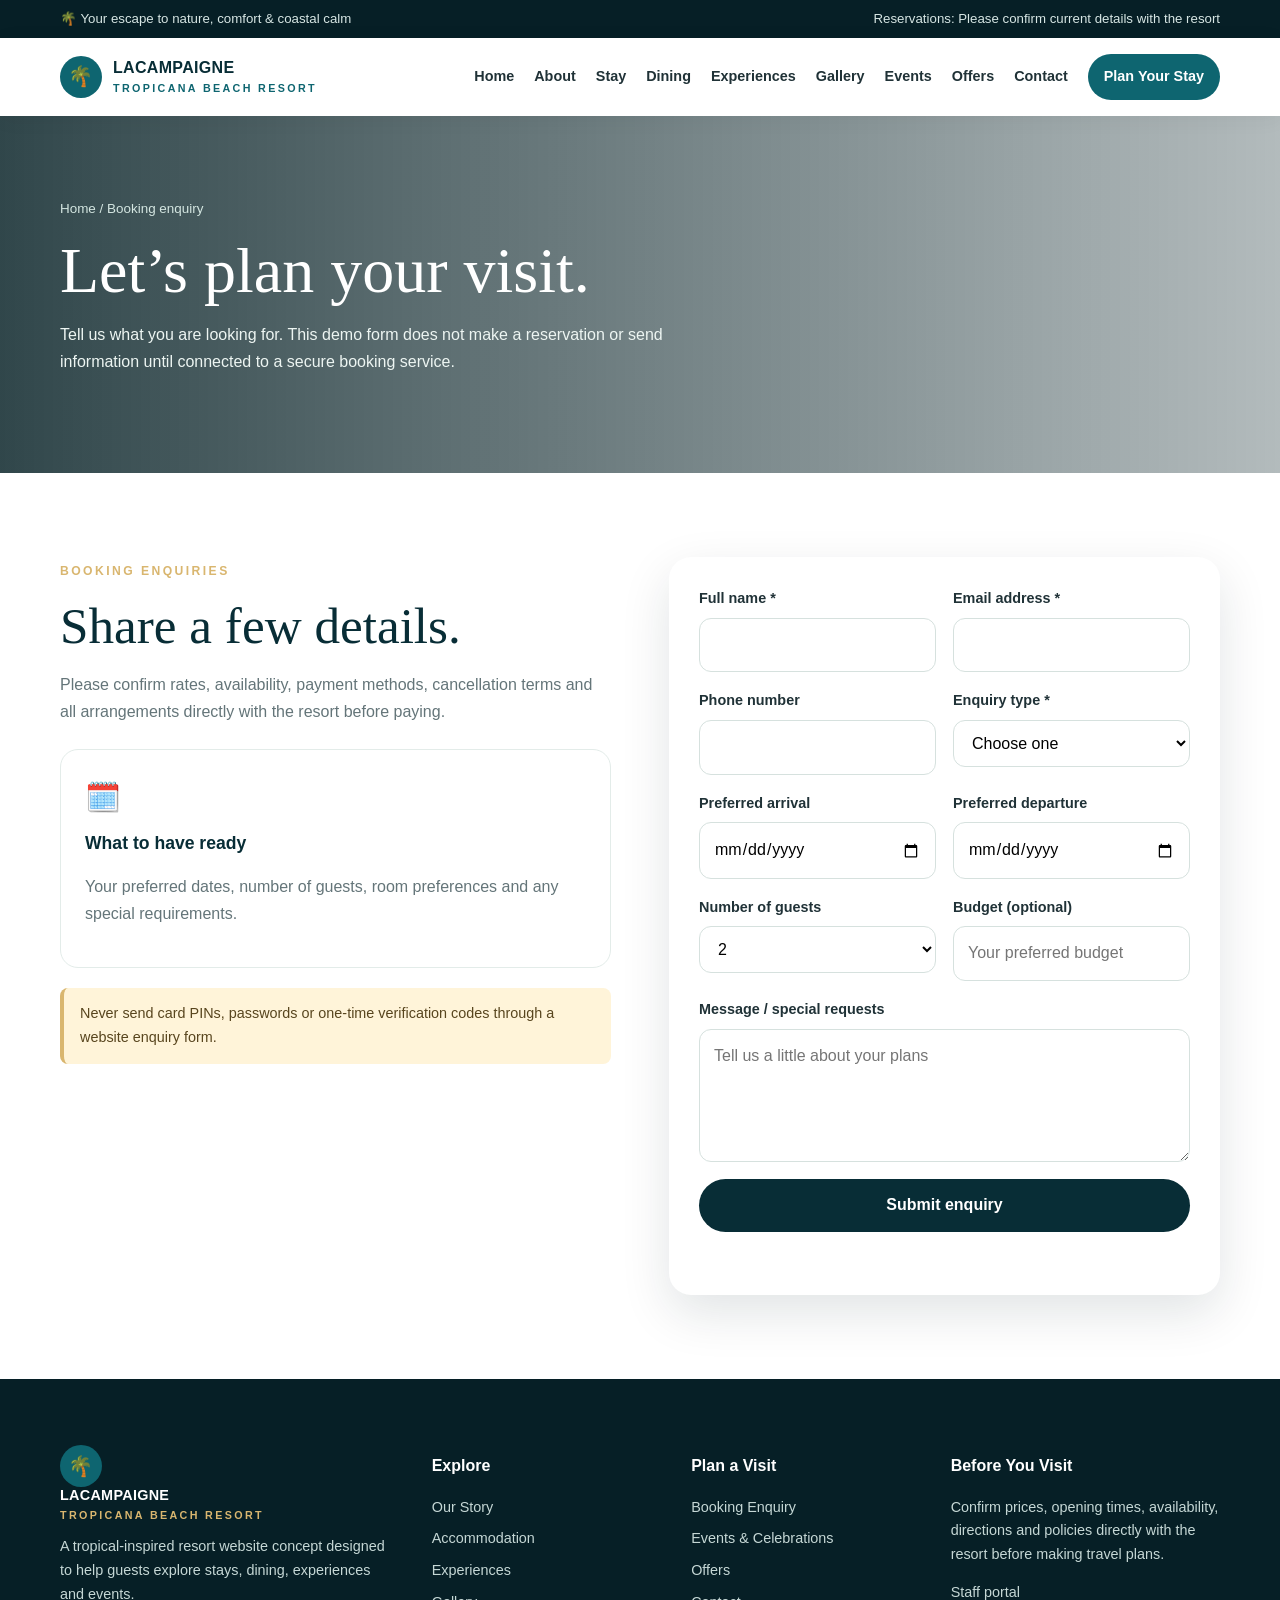
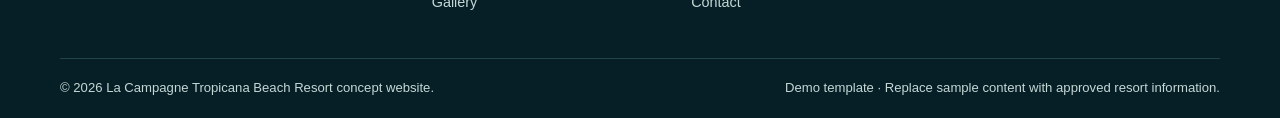
<file: booking.html>
<!doctype html><html lang="en"><head><meta charset="utf-8"><meta name="viewport" content="width=device-width,initial-scale=1"><meta name="description" content="Discover the resort, explore experiences and plan a memorable visit."><title>Booking Enquiry | La Campaigne Tropicana Beach Resort</title><link rel="stylesheet" href="style.css"></head><body><div class="topbar"><div class="container"><span>🌴 Your escape to nature, comfort & coastal calm</span><span>Reservations: Please confirm current details with the resort</span></div></div>
<header class="navbar"><div class="container nav-inner"><a class="brand" href="index.html"><span class="brand-mark">🌴</span><span>LACAMPAIGNE<small>TROPICANA BEACH RESORT</small></span></a><button class="menu-toggle" aria-expanded="false" aria-label="Open navigation">☰ Menu</button><nav class="nav-links"><a class="" href="index.html">Home</a><a class="" href="about.html">About</a><a class="" href="accommodation.html">Stay</a><a class="" href="dining.html">Dining</a><a class="" href="experiences.html">Experiences</a><a class="" href="gallery.html">Gallery</a><a class="" href="events.html">Events</a><a class="" href="offers.html">Offers</a><a class="" href="contact.html">Contact</a><a class="nav-cta" href="booking.html">Plan Your Stay</a></nav></div></header>
<main><section class="page-hero"><div class="container"><div class="breadcrumbs">Home / Booking enquiry</div><h1>Let’s plan your visit.</h1><p>Tell us what you are looking for. This demo form does not make a reservation or send information until connected to a secure booking service.</p></div></section>
<section class="section"><div class="container split" style="align-items:start"><div><span class="eyebrow">Booking enquiries</span><h2>Share a few details.</h2><p class="muted">Please confirm rates, availability, payment methods, cancellation terms and all arrangements directly with the resort before paying.</p><div class="amenity" style="margin-top:24px"><span class="icon">🗓️</span><b>What to have ready</b><p class="muted">Your preferred dates, number of guests, room preferences and any special requirements.</p></div><div class="notice" style="margin-top:20px">Never send card PINs, passwords or one-time verification codes through a website enquiry form.</div></div>
<form class="form-card" data-demo-form><div class="form-grid">
<div class="field"><label for="name">Full name *</label><input id="name" name="name" required autocomplete="name"></div><div class="field"><label for="email">Email address *</label><input id="email" name="email" type="email" required autocomplete="email"></div>
<div class="field"><label for="phone">Phone number</label><input id="phone" name="phone" type="tel" autocomplete="tel"></div><div class="field"><label for="kind">Enquiry type *</label><select id="kind" name="kind" required><option value="">Choose one</option><option>Accommodation</option><option>Dining</option><option>Event or celebration</option><option>General enquiry</option></select></div>
<div class="field"><label for="arrival">Preferred arrival</label><input id="arrival" name="arrival" type="date"></div><div class="field"><label for="departure">Preferred departure</label><input id="departure" name="departure" type="date"></div>
<div class="field"><label for="guests">Number of guests</label><select id="guests" name="guests"><option>1</option><option selected>2</option><option>3</option><option>4</option><option>5+</option></select></div><div class="field"><label for="budget">Budget (optional)</label><input id="budget" name="budget" placeholder="Your preferred budget"></div>
<div class="field full"><label for="message">Message / special requests</label><textarea id="message" name="message" rows="4" placeholder="Tell us a little about your plans"></textarea></div>
<div class="field full"><button class="btn btn-dark" type="submit">Submit enquiry</button><p class="form-response small" aria-live="polite"></p></div>
</div></form></div></section></main>
<footer class="footer"><div class="container"><div class="footer-grid">
<div><a class="brand" href="index.html"><span class="brand-mark">🌴</span><span>LACAMPAIGNE<small>TROPICANA BEACH RESORT</small></span></a><p>A tropical-inspired resort website concept designed to help guests explore stays, dining, experiences and events.</p></div>
<div><h3>Explore</h3><a href="about.html">Our Story</a><a href="accommodation.html">Accommodation</a><a href="experiences.html">Experiences</a><a href="gallery.html">Gallery</a></div>
<div><h3>Plan a Visit</h3><a href="booking.html">Booking Enquiry</a><a href="events.html">Events & Celebrations</a><a href="offers.html">Offers</a><a href="contact.html">Contact</a></div>
<div><h3>Before You Visit</h3><p>Confirm prices, opening times, availability, directions and policies directly with the resort before making travel plans.</p><a href="admin.html">Staff portal</a></div>
</div><div class="copyright"><span>© <span data-current-year></span> La Campagne Tropicana Beach Resort concept website.</span><span>Demo template · Replace sample content with approved resort information.</span></div></div></footer><script src="script.js"></script></body></html>
</file>
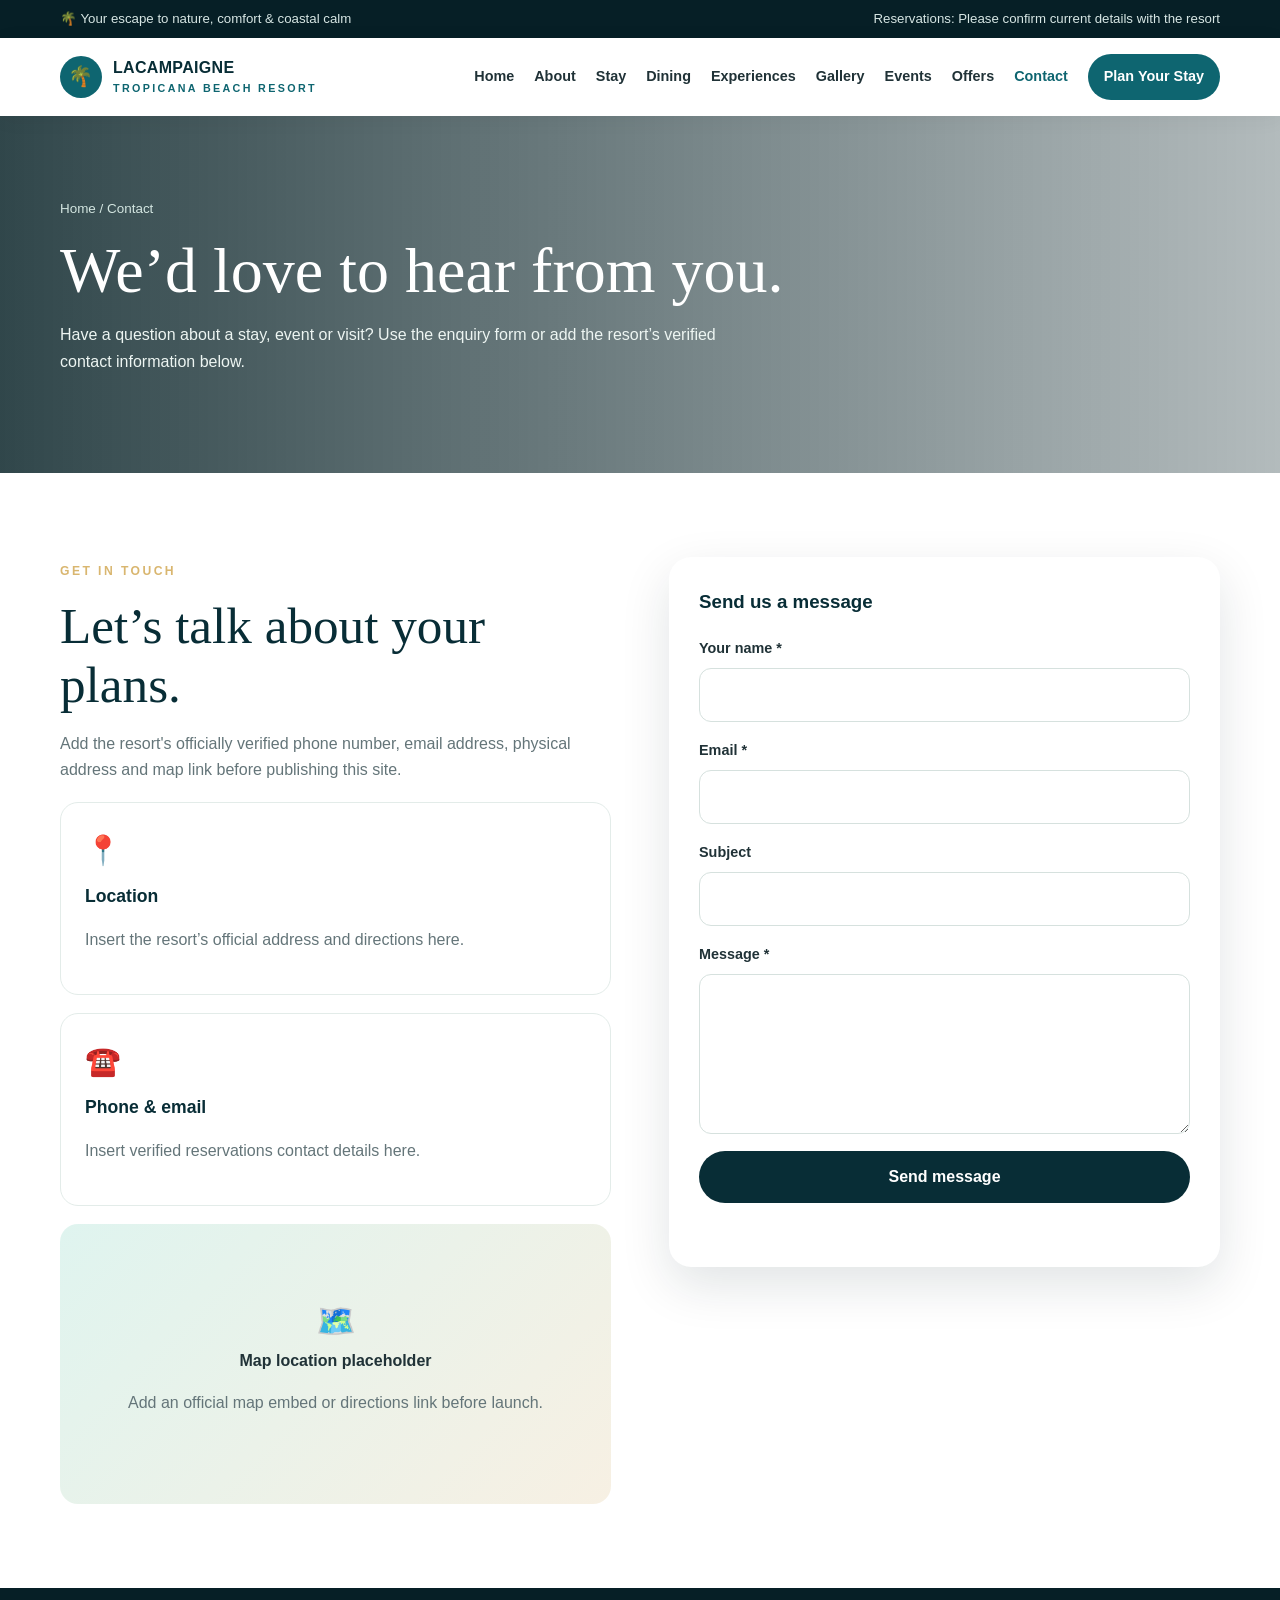
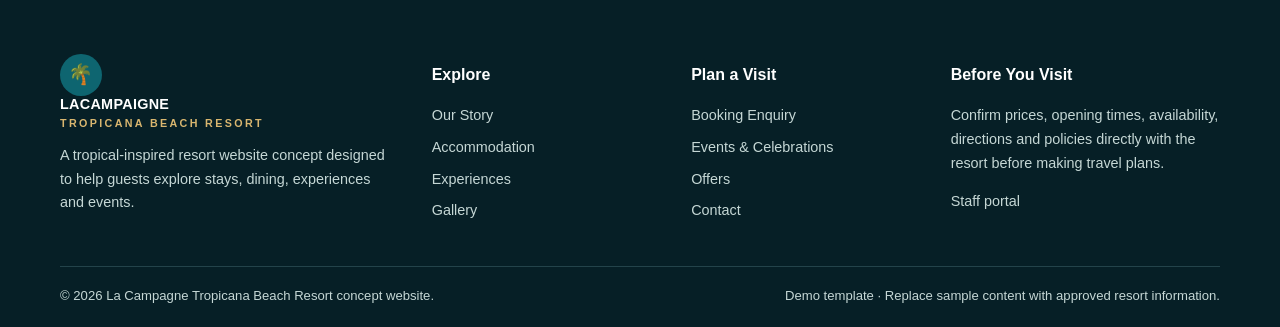
<file: contact.html>
<!doctype html><html lang="en"><head><meta charset="utf-8"><meta name="viewport" content="width=device-width,initial-scale=1"><meta name="description" content="Discover the resort, explore experiences and plan a memorable visit."><title>Contact | La Campaigne Tropicana Beach Resort</title><link rel="stylesheet" href="style.css"></head><body><div class="topbar"><div class="container"><span>🌴 Your escape to nature, comfort & coastal calm</span><span>Reservations: Please confirm current details with the resort</span></div></div>
<header class="navbar"><div class="container nav-inner"><a class="brand" href="index.html"><span class="brand-mark">🌴</span><span>LACAMPAIGNE<small>TROPICANA BEACH RESORT</small></span></a><button class="menu-toggle" aria-expanded="false" aria-label="Open navigation">☰ Menu</button><nav class="nav-links"><a class="" href="index.html">Home</a><a class="" href="about.html">About</a><a class="" href="accommodation.html">Stay</a><a class="" href="dining.html">Dining</a><a class="" href="experiences.html">Experiences</a><a class="" href="gallery.html">Gallery</a><a class="" href="events.html">Events</a><a class="" href="offers.html">Offers</a><a class="active" href="contact.html">Contact</a><a class="nav-cta" href="booking.html">Plan Your Stay</a></nav></div></header>
<main><section class="page-hero"><div class="container"><div class="breadcrumbs">Home / Contact</div><h1>We’d love to hear from you.</h1><p>Have a question about a stay, event or visit? Use the enquiry form or add the resort’s verified contact information below.</p></div></section>
<section class="section"><div class="container split" style="align-items:start"><div><span class="eyebrow">Get in touch</span><h2>Let’s talk about your plans.</h2><p class="muted">Add the resort's officially verified phone number, email address, physical address and map link before publishing this site.</p><div class="amenity" style="margin:18px 0"><span class="icon">📍</span><b>Location</b><p class="muted">Insert the resort’s official address and directions here.</p></div><div class="amenity" style="margin:18px 0"><span class="icon">☎️</span><b>Phone & email</b><p class="muted">Insert verified reservations contact details here.</p></div><div class="map-placeholder"><div><div style="font-size:2rem">🗺️</div><b>Map location placeholder</b><p class="muted">Add an official map embed or directions link before launch.</p></div></div></div>
<form class="form-card" data-demo-form><h3 style="margin-top:0;color:var(--navy)">Send us a message</h3><div class="form-grid"><div class="field full"><label for="cname">Your name *</label><input id="cname" name="name" required></div><div class="field full"><label for="cemail">Email *</label><input id="cemail" name="email" type="email" required></div><div class="field full"><label for="subject">Subject</label><input id="subject" name="subject"></div><div class="field full"><label for="cmessage">Message *</label><textarea id="cmessage" name="message" rows="5" required></textarea></div><div class="field full"><button class="btn btn-dark" type="submit">Send message</button><p class="form-response small" aria-live="polite"></p></div></div></form></div></section></main>
<footer class="footer"><div class="container"><div class="footer-grid">
<div><a class="brand" href="index.html"><span class="brand-mark">🌴</span><span>LACAMPAIGNE<small>TROPICANA BEACH RESORT</small></span></a><p>A tropical-inspired resort website concept designed to help guests explore stays, dining, experiences and events.</p></div>
<div><h3>Explore</h3><a href="about.html">Our Story</a><a href="accommodation.html">Accommodation</a><a href="experiences.html">Experiences</a><a href="gallery.html">Gallery</a></div>
<div><h3>Plan a Visit</h3><a href="booking.html">Booking Enquiry</a><a href="events.html">Events & Celebrations</a><a href="offers.html">Offers</a><a href="contact.html">Contact</a></div>
<div><h3>Before You Visit</h3><p>Confirm prices, opening times, availability, directions and policies directly with the resort before making travel plans.</p><a href="admin.html">Staff portal</a></div>
</div><div class="copyright"><span>© <span data-current-year></span> La Campagne Tropicana Beach Resort concept website.</span><span>Demo template · Replace sample content with approved resort information.</span></div></div></footer><script src="script.js"></script></body></html>
</file>
<file: style.css>
:root{--navy:#082d36;--deep:#061f26;--teal:#0e6570;--aqua:#dff4ef;--sand:#f7f0e3;--gold:#d9b66f;--ink:#203237;--muted:#647579;--white:#fff;--shadow:0 18px 50px rgba(4,35,41,.12);--radius:22px}
*{box-sizing:border-box}html{scroll-behavior:smooth}body{margin:0;font-family:Inter,Arial,sans-serif;color:var(--ink);line-height:1.65;background:#fff}a{color:inherit;text-decoration:none}img{display:block;max-width:100%;object-fit:cover}button,input,select,textarea{font:inherit}.container{width:min(1160px,92%);margin:auto}.topbar{background:var(--deep);color:#d7e6e4;font-size:.83rem;padding:8px 0}.topbar .container{display:flex;justify-content:space-between;gap:12px;flex-wrap:wrap}.navbar{position:sticky;top:0;z-index:20;background:rgba(255,255,255,.96);backdrop-filter:blur(14px);box-shadow:0 3px 20px rgba(0,0,0,.05)}.nav-inner{min-height:78px;display:flex;align-items:center;justify-content:space-between;gap:20px}.brand{display:flex;align-items:center;gap:11px;font-weight:800;letter-spacing:.02em;color:var(--navy);line-height:1.15}.brand-mark{width:42px;height:42px;border-radius:50%;display:grid;place-items:center;background:var(--teal);color:white;font-size:1.25rem}.brand small{display:block;font-size:.67rem;letter-spacing:.22em;color:var(--teal);margin-top:5px}.nav-links{display:flex;align-items:center;gap:20px;font-size:.9rem;font-weight:650}.nav-links a:hover,.nav-links a.active{color:var(--teal)}.nav-links .nav-cta{background:var(--teal);color:white;padding:11px 16px;border-radius:30px}.menu-toggle{display:none;border:0;background:var(--sand);padding:10px 13px;border-radius:10px}.hero{min-height:590px;display:flex;align-items:center;color:white;background:linear-gradient(90deg,rgba(3,30,35,.78),rgba(3,30,35,.15)),url('https://images.unsplash.com/photo-1500375592092-40eb2168fd21?auto=format&fit=crop&w=2000&q=85') center/cover}.hero-content{max-width:700px;padding:90px 0}.eyebrow{display:inline-block;text-transform:uppercase;letter-spacing:.2em;font-size:.76rem;font-weight:800;color:var(--gold);margin-bottom:16px}.hero h1{font-family:Georgia,serif;font-weight:500;line-height:1.06;font-size:clamp(2.8rem,6vw,5.4rem);margin:0 0 22px}.hero p{max-width:580px;font-size:1.08rem;color:#f0f5f2;margin-bottom:30px}.btn{display:inline-flex;justify-content:center;align-items:center;gap:9px;border:0;border-radius:40px;padding:13px 21px;background:var(--gold);color:#142e32;font-weight:800;cursor:pointer;transition:.2s}.btn:hover{transform:translateY(-2px);filter:brightness(1.04)}.btn-outline{border:1px solid rgba(255,255,255,.7);background:transparent;color:#fff;margin-left:9px}.btn-dark{background:var(--navy);color:white}.section{padding:84px 0}.section-sand{background:var(--sand)}.section-teal{background:var(--navy);color:white}.section-heading{text-align:center;max-width:720px;margin:0 auto 42px}.section-heading .eyebrow{color:var(--teal)}.section-teal .section-heading .eyebrow{color:var(--gold)}h2{font-family:Georgia,serif;font-size:clamp(2rem,4vw,3.3rem);font-weight:500;line-height:1.15;margin:0 0 15px;color:var(--navy)}.section-teal h2{color:white}.section-heading p{color:var(--muted);margin:0}.section-teal .section-heading p{color:#c7d9d8}.grid{display:grid;gap:24px}.grid-3{grid-template-columns:repeat(3,minmax(0,1fr))}.grid-2{grid-template-columns:repeat(2,minmax(0,1fr))}.card{border-radius:var(--radius);overflow:hidden;background:white;box-shadow:var(--shadow)}.card img{height:230px;width:100%;transition:transform .45s}.card:hover img{transform:scale(1.04)}.card-body{padding:24px}.card h3{font-family:Georgia,serif;font-size:1.55rem;color:var(--navy);margin:0 0 9px}.card p{color:var(--muted);margin:0 0 16px}.text-link{font-weight:800;color:var(--teal)}.split{display:grid;grid-template-columns:1fr 1fr;align-items:center;gap:58px}.split-image{width:100%;height:490px;border-radius:var(--radius);box-shadow:var(--shadow)}.split-copy p{color:var(--muted)}.check-list{list-style:none;padding:0;margin:24px 0}.check-list li{margin:10px 0}.check-list li:before{content:'✓';color:var(--teal);font-weight:900;margin-right:10px}.stats{display:grid;grid-template-columns:repeat(3,1fr);gap:16px;margin-top:28px}.stat{background:var(--aqua);padding:18px;border-radius:16px;text-align:center}.stat strong{display:block;font:2rem Georgia,serif;color:var(--teal)}.stat span{font-size:.82rem;color:var(--muted)}.page-hero{padding:82px 0;background:linear-gradient(90deg,rgba(3,30,35,.82),rgba(3,30,35,.3)),url('https://images.unsplash.com/photo-1510414842594-a61c69b5ae57?auto=format&fit=crop&w=1800&q=80') center/cover;color:white}.page-hero h1{font:500 clamp(2.5rem,5vw,4.4rem)/1.1 Georgia,serif;margin:0 0 12px}.page-hero p{max-width:680px;color:#edf5f2}.breadcrumbs{font-size:.84rem;color:#d4e6e1;margin-bottom:16px}.amenity{padding:24px;border:1px solid #e3ece9;border-radius:18px}.amenity b{display:block;font-size:1.1rem;color:var(--navy);margin:8px 0}.icon{font-size:1.8rem}.gallery{display:grid;grid-template-columns:repeat(4,1fr);gap:14px}.gallery img{height:220px;border-radius:16px;width:100%}.gallery img:nth-child(2),.gallery img:nth-child(6){height:290px}.price{font:2rem Georgia,serif;color:var(--teal)}.form-card{background:white;border-radius:var(--radius);padding:30px;box-shadow:var(--shadow)}.form-grid{display:grid;grid-template-columns:repeat(2,1fr);gap:17px}.field{display:flex;flex-direction:column;gap:7px}.field.full{grid-column:1/-1}.field label{font-weight:750;font-size:.9rem}.field input,.field select,.field textarea{width:100%;padding:13px 14px;border:1px solid #d6e1de;border-radius:12px;background:#fff;outline:none}.field input:focus,.field select:focus,.field textarea:focus{border-color:var(--teal);box-shadow:0 0 0 3px #0e65701b}.notice{background:#fff4d9;border-left:4px solid var(--gold);padding:14px 16px;border-radius:8px;color:#58451e;font-size:.9rem}.faq details{padding:19px 0;border-bottom:1px solid #e0e8e5}.faq summary{font-weight:800;color:var(--navy);cursor:pointer}.faq details p{color:var(--muted)}.cta-band{padding:42px;background:var(--teal);color:white;border-radius:var(--radius);display:flex;align-items:center;justify-content:space-between;gap:24px}.cta-band h2{color:white;font-size:2.2rem}.cta-band p{margin:0;color:#d8eeea}.footer{background:var(--deep);color:#c5d7d5;padding:58px 0 20px}.footer-grid{display:grid;grid-template-columns:1.5fr 1fr 1fr 1.2fr;gap:35px}.footer h3{color:white;font-size:1rem}.footer p,.footer a{font-size:.9rem;color:#c5d7d5}.footer a{display:block;margin:8px 0}.footer a:hover{color:var(--gold)}.copyright{border-top:1px solid #23434a;margin-top:35px;padding-top:18px;font-size:.82rem;display:flex;justify-content:space-between;gap:10px;flex-wrap:wrap}.pill{display:inline-block;border-radius:30px;background:var(--aqua);color:var(--teal);padding:6px 12px;font-size:.8rem;font-weight:800}.center{text-align:center}.muted{color:var(--muted)}.map-placeholder{min-height:280px;border-radius:18px;background:linear-gradient(135deg,#dff4ef,#f7f0e3);display:grid;place-items:center;text-align:center;padding:25px}.admin-body{background:#f3f6f7;min-height:100vh}.admin-shell{max-width:960px;margin:50px auto;padding:0 18px}.admin-panel{background:#fff;border-radius:20px;box-shadow:var(--shadow);padding:30px}.admin-top{display:flex;justify-content:space-between;align-items:center;gap:20px;flex-wrap:wrap}.admin-grid{display:grid;grid-template-columns:repeat(3,1fr);gap:16px;margin:24px 0}.admin-metric{background:#f2f8f7;padding:18px;border-radius:14px}.admin-metric strong{display:block;font-size:1.8rem;color:var(--teal)}.hidden{display:none!important}.small{font-size:.83rem}.toast{padding:12px;border-radius:10px;background:#e1f6ea;color:#155b37;margin:14px 0}.footer .brand{color:white}.footer .brand small{color:var(--gold)}
@media(max-width:900px){.nav-links{display:none;position:absolute;top:78px;left:0;right:0;background:white;padding:20px 4%;box-shadow:0 14px 20px #0001;flex-direction:column;align-items:stretch}.nav-links.open{display:flex}.menu-toggle{display:block}.grid-3{grid-template-columns:repeat(2,minmax(0,1fr))}.footer-grid{grid-template-columns:repeat(2,1fr)}.hero{min-height:540px}.split{gap:30px}.gallery{grid-template-columns:repeat(2,1fr)}}
@media(max-width:620px){.topbar .container{justify-content:center}.hero-content{padding:70px 0}.btn-outline{margin:12px 0 0}.grid-3,.grid-2,.split,.form-grid{grid-template-columns:1fr}.split-image{height:330px}.section{padding:60px 0}.stats{grid-template-columns:1fr}.gallery img,.gallery img:nth-child(2),.gallery img:nth-child(6){height:190px}.footer-grid{grid-template-columns:1fr}.cta-band{display:block;padding:28px}.cta-band .btn{margin-top:20px}.admin-grid{grid-template-columns:1fr}.admin-panel{padding:20px}}
</file>
